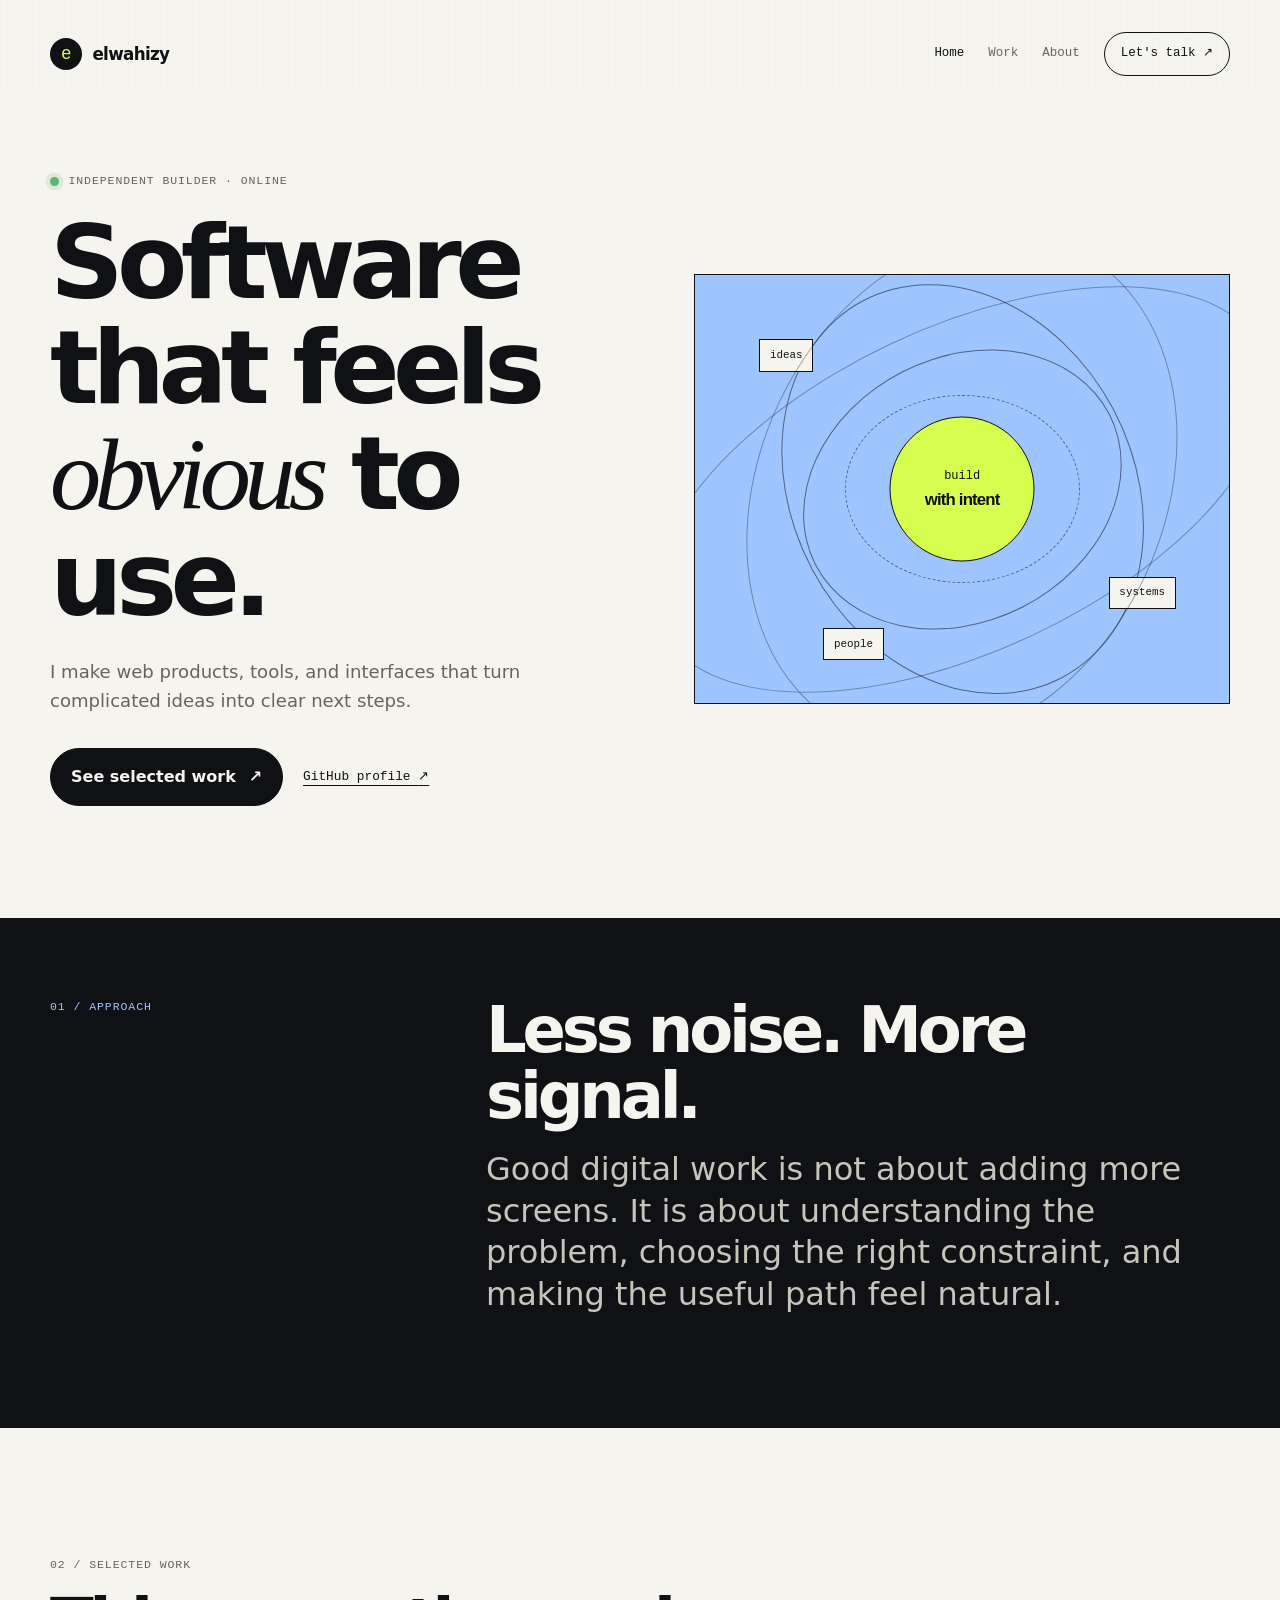
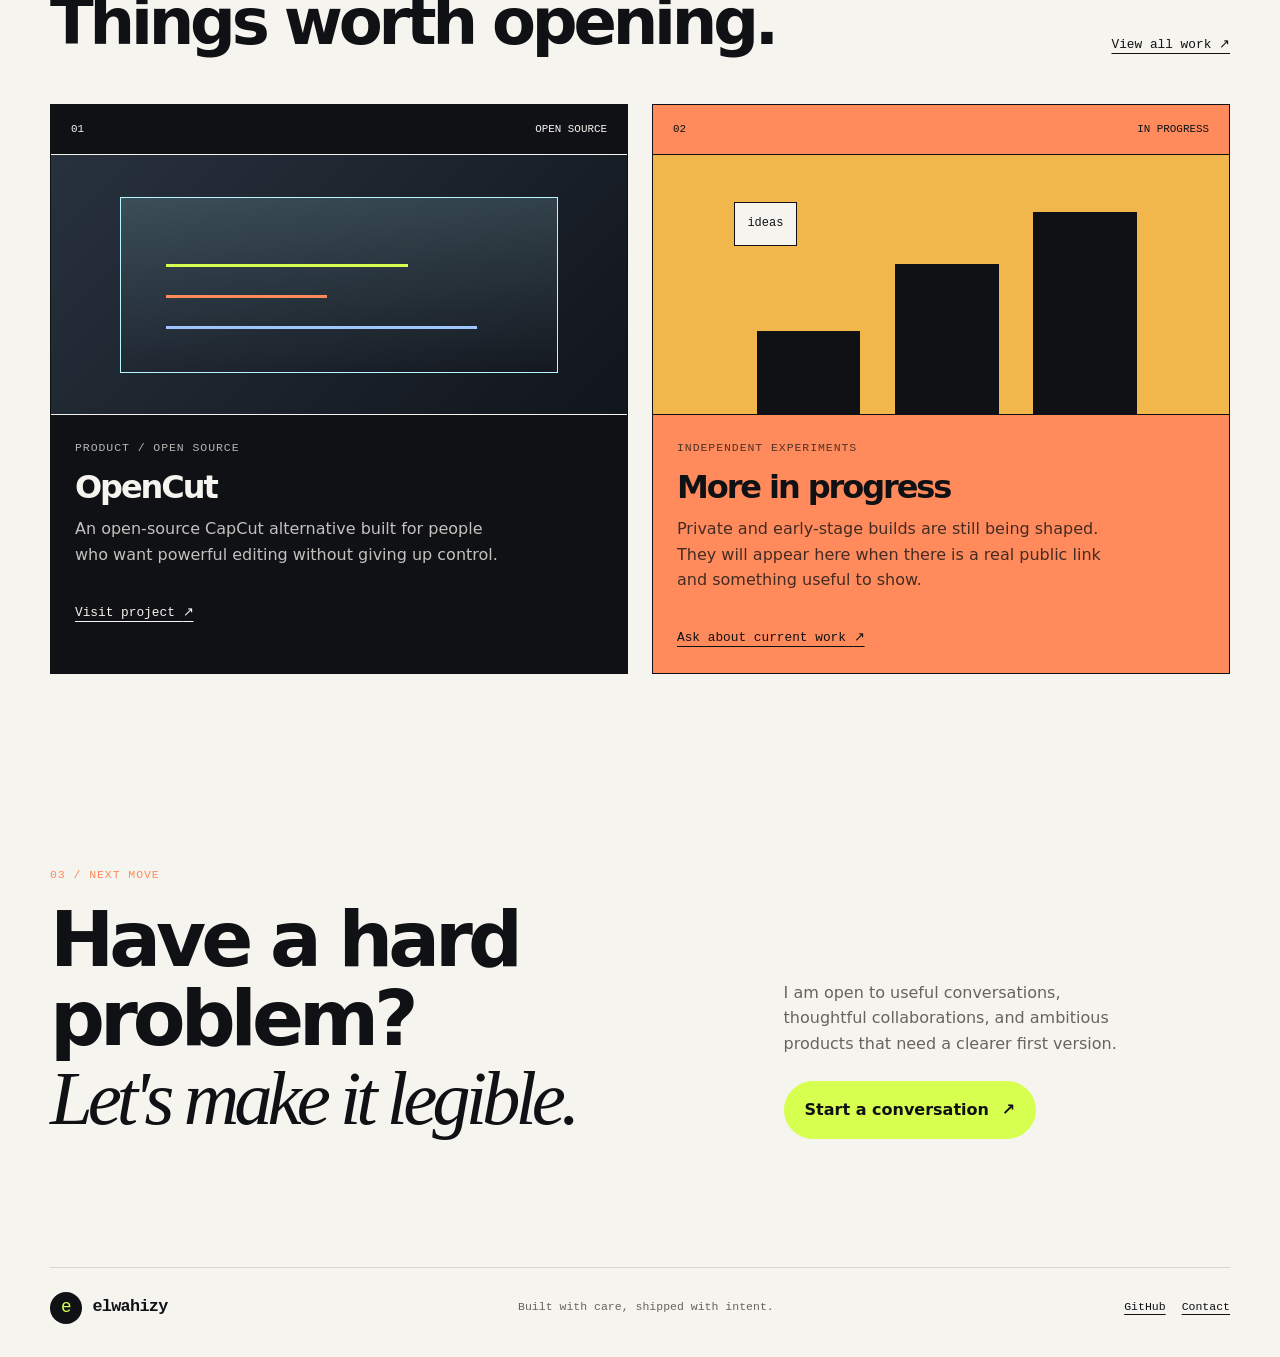
<file: index.html>
<!doctype html>
<html lang="en">
<head>
<meta charset="utf-8"><meta name="viewport" content="width=device-width, initial-scale=1"><meta name="description" content="Elwahizy builds thoughtful web experiences and open-source tools with a bias toward clarity and momentum."><meta name="theme-color" content="#101114"><meta property="og:type" content="website"><meta property="og:title" content="Elwahizy — useful software, clearly made"><meta property="og:description" content="A personal portfolio for Elwahizy: selected work, experiments, and ways to connect."><meta property="og:image" content="https://elwahizy.github.io/elwahizy.website/og-image.svg"><meta property="og:url" content="https://elwahizy.github.io/elwahizy.website/"><meta name="twitter:card" content="summary_large_image"><link rel="canonical" href="https://elwahizy.github.io/elwahizy.website/"><link rel="icon" href="./favicon.svg" type="image/svg+xml"><link rel="stylesheet" href="./style.css"><title>Elwahizy — useful software, clearly made</title>
</head>
<body><a class="skip-link" href="#main">Skip to content</a>
<header class="site-header"><a class="wordmark" href="./index.html" aria-label="Elwahizy home"><span class="wordmark-mark">e</span><span>elwahizy</span></a><nav class="site-nav" aria-label="Primary navigation"><a aria-current="page" href="./index.html">Home</a><a href="./projects.html">Work</a><a href="./about.html">About</a><a class="nav-cta" href="./contact.html">Let's talk <span aria-hidden="true">↗</span></a></nav></header>
<main id="main">
<section class="hero shell"><div class="hero-copy"><p class="kicker"><span class="status-dot"></span> Independent builder · online</p><h1>Software that feels <em>obvious</em> to use.</h1><p class="hero-lede">I make web products, tools, and interfaces that turn complicated ideas into clear next steps.</p><div class="hero-actions"><a class="button button-primary" href="./projects.html">See selected work <span aria-hidden="true">↗</span></a><a class="text-link" href="https://github.com/elwahizy" target="_blank" rel="noreferrer">GitHub profile <span aria-hidden="true">↗</span></a></div></div><div class="hero-art" aria-label="Abstract illustration of connected product layers" role="img"><div class="orbit orbit-one"></div><div class="orbit orbit-two"></div><div class="orbit orbit-three"></div><div class="hero-core"><span>build</span><strong>with intent</strong></div><span class="art-label art-label-one">ideas</span><span class="art-label art-label-two">systems</span><span class="art-label art-label-three">people</span></div></section>
<section class="intro-band"><div class="shell split-intro"><p class="section-index">01 / Approach</p><div><h2>Less noise. More signal.</h2><p class="large-copy">Good digital work is not about adding more screens. It is about understanding the problem, choosing the right constraint, and making the useful path feel natural.</p></div></div></section>
<section class="section shell" aria-labelledby="work-title"><div class="section-heading"><div><p class="section-index">02 / Selected work</p><h2 id="work-title">Things worth opening.</h2></div><a class="text-link" href="./projects.html">View all work <span aria-hidden="true">↗</span></a></div><div class="project-grid"><article class="project-card project-card-dark"><div class="project-card-top"><span>01</span><span>Open source</span></div><div class="project-visual visual-opencut"><span class="visual-window"></span><span class="visual-line line-one"></span><span class="visual-line line-two"></span><span class="visual-line line-three"></span></div><div class="project-card-body"><p class="project-type">Product / open source</p><h3>OpenCut</h3><p>An open-source CapCut alternative built for people who want powerful editing without giving up control.</p><a class="card-link" href="https://opencut.app" target="_blank" rel="noreferrer">Visit project <span aria-hidden="true">↗</span></a></div></article><article class="project-card project-card-warm"><div class="project-card-top"><span>02</span><span>In progress</span></div><div class="project-visual visual-leonida"><span class="metric metric-one">ideas</span><span class="metric metric-two">testing</span><span class="visual-bar bar-one"></span><span class="visual-bar bar-two"></span><span class="visual-bar bar-three"></span></div><div class="project-card-body"><p class="project-type">Independent experiments</p><h3>More in progress</h3><p>Private and early-stage builds are still being shaped. They will appear here when there is a real public link and something useful to show.</p><a class="card-link" href="./contact.html">Ask about current work <span aria-hidden="true">↗</span></a></div></article></div></section>
<section class="closing-cta shell" aria-labelledby="contact-title"><p class="section-index">03 / Next move</p><div class="closing-layout"><h2 id="contact-title">Have a hard problem?<br><em>Let's make it legible.</em></h2><div><p>I am open to useful conversations, thoughtful collaborations, and ambitious products that need a clearer first version.</p><a class="button button-light" href="./contact.html">Start a conversation <span aria-hidden="true">↗</span></a></div></div></section>
</main><footer class="site-footer shell"><a class="wordmark" href="./index.html"><span class="wordmark-mark">e</span><span>elwahizy</span></a><p>Built with care, shipped with intent.</p><div class="footer-links"><a href="https://github.com/elwahizy" target="_blank" rel="noreferrer">GitHub</a><a href="./contact.html">Contact</a></div></footer></body>
</html>
</file>
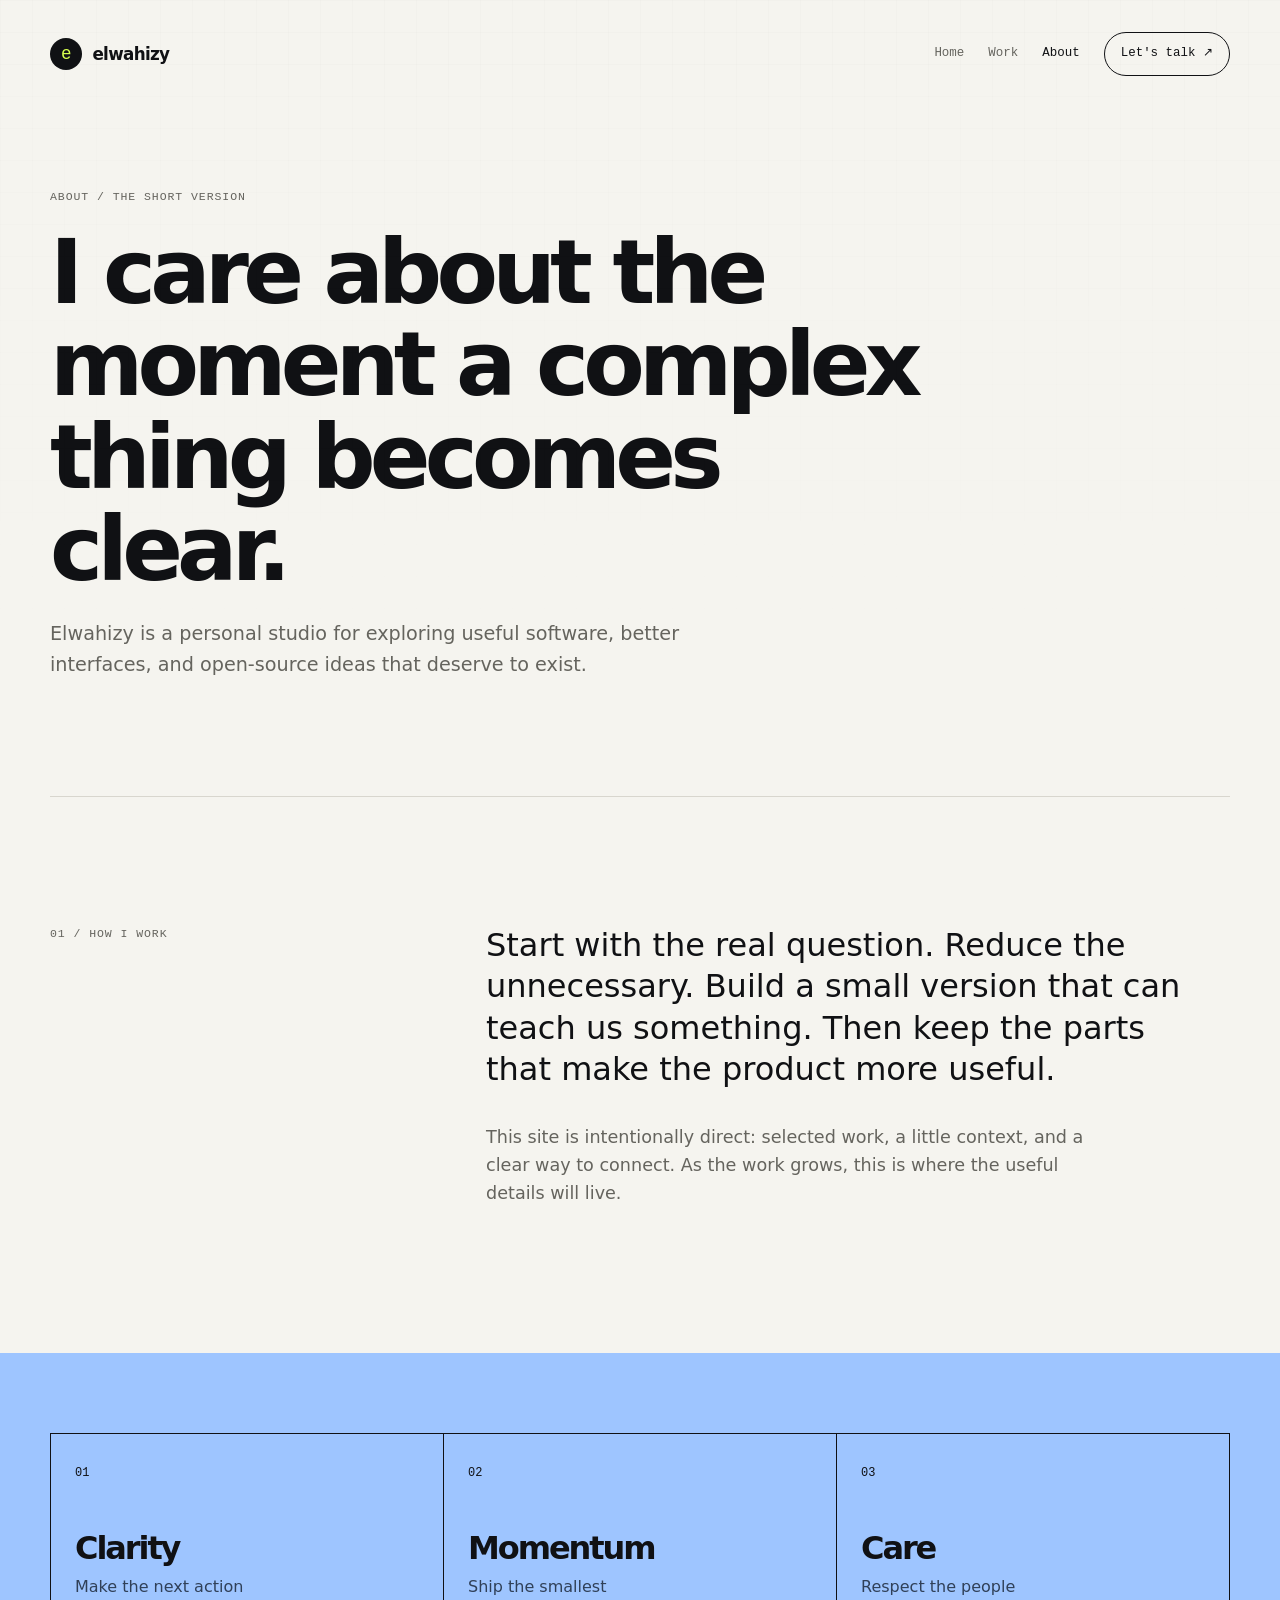
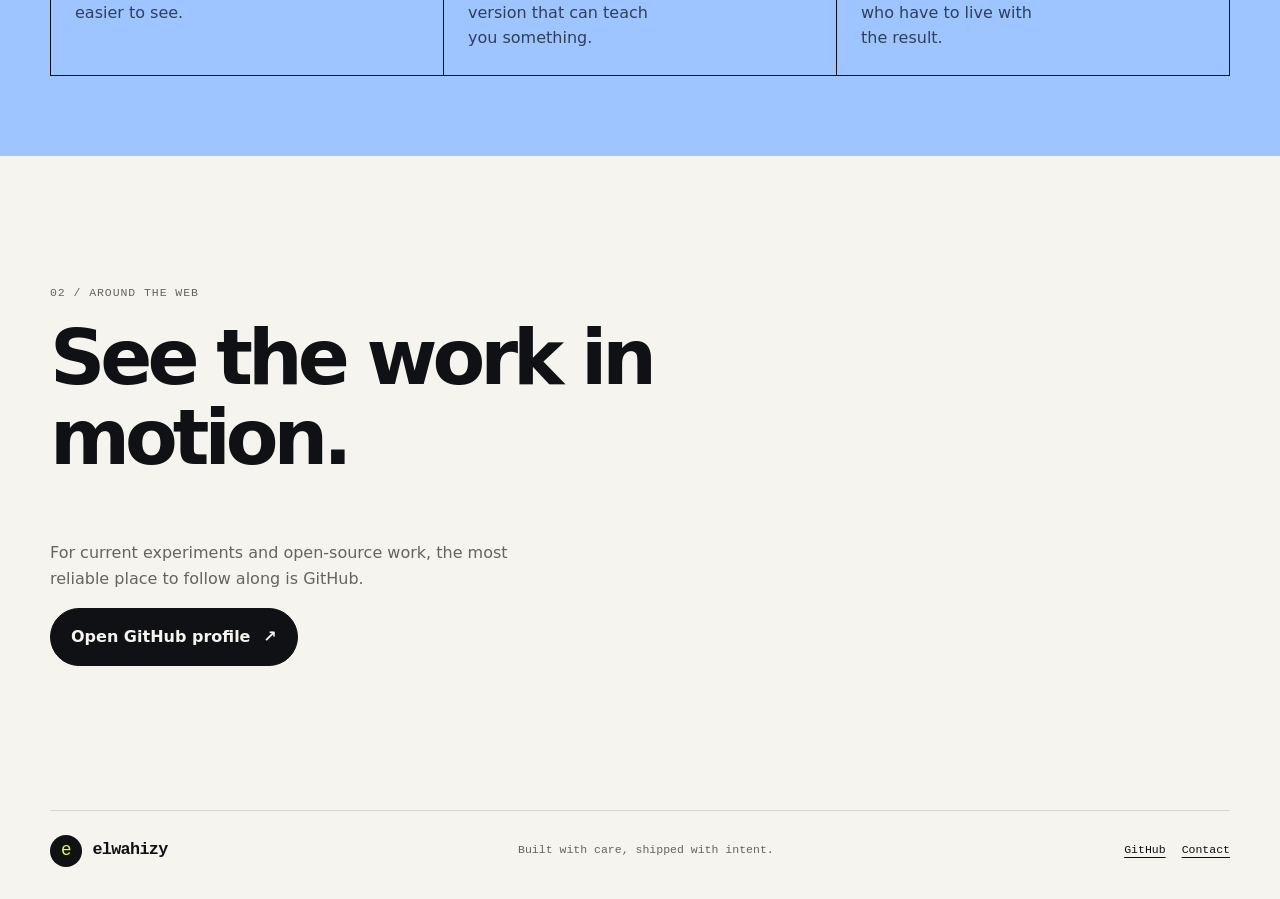
<file: about.html>
<!doctype html>
<html lang="en"><head><meta charset="utf-8"><meta name="viewport" content="width=device-width, initial-scale=1"><meta name="description" content="Learn how Elwahizy approaches product thinking, interface design, and building useful software."><meta name="theme-color" content="#101114"><meta property="og:type" content="website"><meta property="og:title" content="About Elwahizy"><meta property="og:description" content="A clear, practical approach to building useful software."><meta property="og:image" content="https://elwahizy.github.io/elwahizy.website/og-image.svg"><link rel="canonical" href="https://elwahizy.github.io/elwahizy.website/about.html"><link rel="icon" href="./favicon.svg" type="image/svg+xml"><link rel="stylesheet" href="./style.css"><title>About — Elwahizy</title></head>
<body><a class="skip-link" href="#main">Skip to content</a><header class="site-header"><a class="wordmark" href="./index.html" aria-label="Elwahizy home"><span class="wordmark-mark">e</span><span>elwahizy</span></a><nav class="site-nav" aria-label="Primary navigation"><a href="./index.html">Home</a><a href="./projects.html">Work</a><a aria-current="page" href="./about.html">About</a><a class="nav-cta" href="./contact.html">Let's talk <span aria-hidden="true">↗</span></a></nav></header><main id="main"><section class="page-intro shell"><p class="kicker">About / the short version</p><h1>I care about the moment a complex thing becomes clear.</h1><p class="page-lede">Elwahizy is a personal studio for exploring useful software, better interfaces, and open-source ideas that deserve to exist.</p></section><section class="section shell about-grid"><div><p class="section-index">01 / How I work</p></div><div class="about-copy"><p class="large-copy">Start with the real question. Reduce the unnecessary. Build a small version that can teach us something. Then keep the parts that make the product more useful.</p><p>This site is intentionally direct: selected work, a little context, and a clear way to connect. As the work grows, this is where the useful details will live.</p></div></section><section class="principles-band"><div class="shell principle-grid"><article><span>01</span><h2>Clarity</h2><p>Make the next action easier to see.</p></article><article><span>02</span><h2>Momentum</h2><p>Ship the smallest version that can teach you something.</p></article><article><span>03</span><h2>Care</h2><p>Respect the people who have to live with the result.</p></article></div></section><section class="section shell about-end"><p class="section-index">02 / Around the web</p><h2>See the work in motion.</h2><p>For current experiments and open-source work, the most reliable place to follow along is GitHub.</p><a class="button button-primary" href="https://github.com/elwahizy" target="_blank" rel="noreferrer">Open GitHub profile <span aria-hidden="true">↗</span></a></section></main><footer class="site-footer shell"><a class="wordmark" href="./index.html"><span class="wordmark-mark">e</span><span>elwahizy</span></a><p>Built with care, shipped with intent.</p><div class="footer-links"><a href="https://github.com/elwahizy" target="_blank" rel="noreferrer">GitHub</a><a href="./contact.html">Contact</a></div></footer></body></html>
</file>
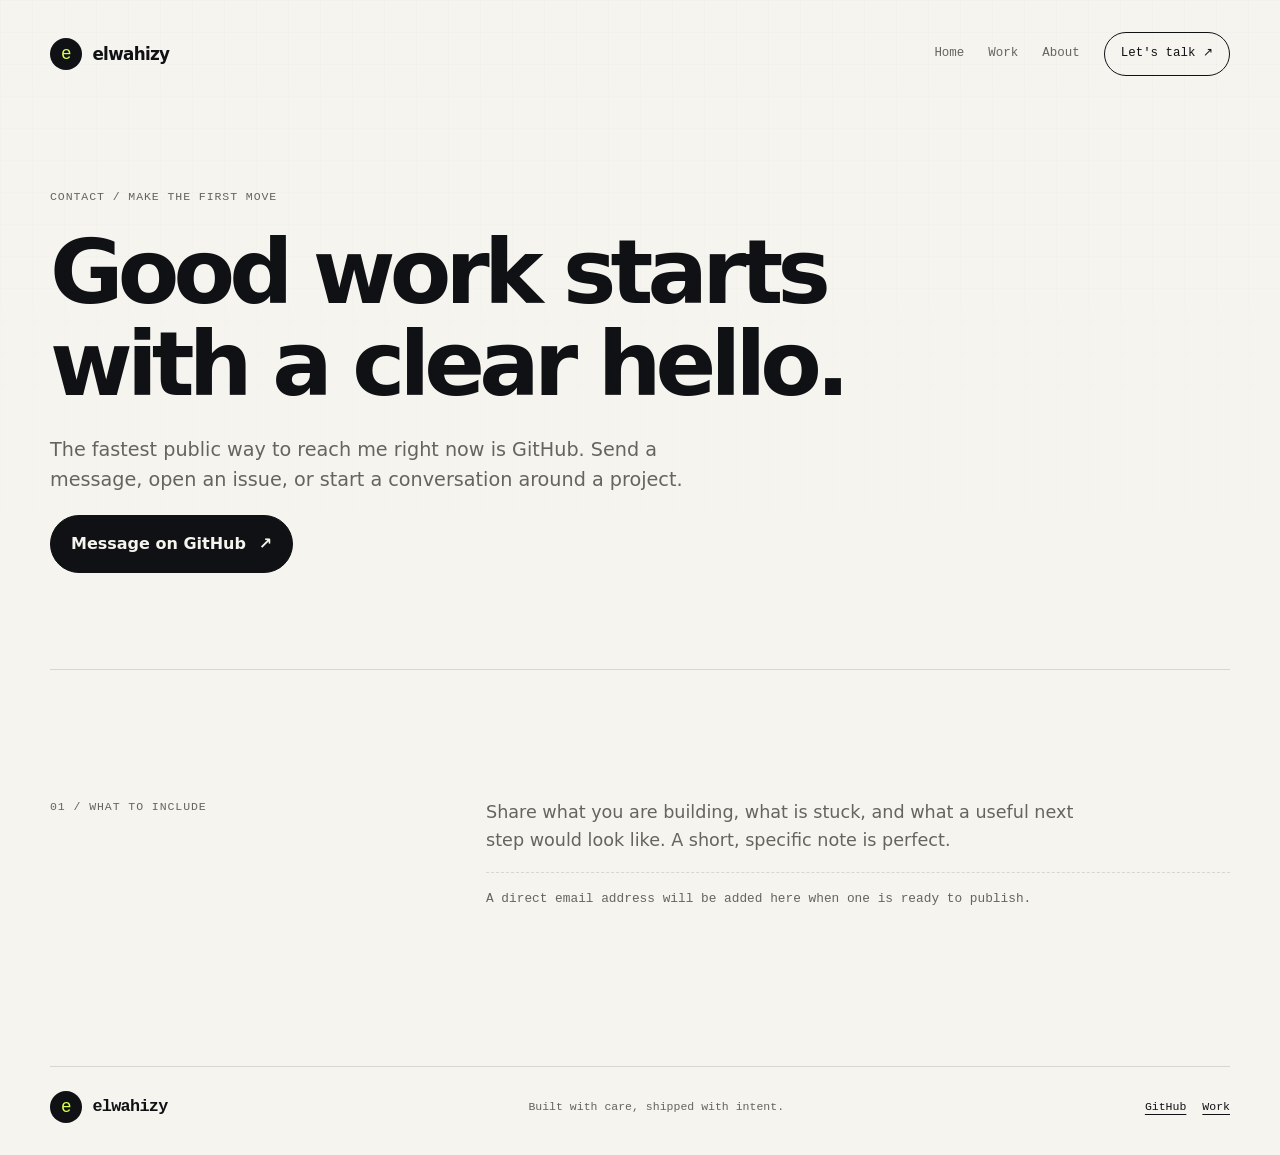
<file: contact.html>
<!doctype html>
<html lang="en"><head><meta charset="utf-8"><meta name="viewport" content="width=device-width, initial-scale=1"><meta name="description" content="Connect with Elwahizy about useful software, open-source work, and thoughtful collaborations."><meta name="theme-color" content="#101114"><meta property="og:type" content="website"><meta property="og:title" content="Contact — Elwahizy"><meta property="og:description" content="The clearest way to connect with Elwahizy right now is GitHub."><meta property="og:image" content="https://elwahizy.github.io/elwahizy.website/og-image.svg"><link rel="canonical" href="https://elwahizy.github.io/elwahizy.website/contact.html"><link rel="icon" href="./favicon.svg" type="image/svg+xml"><link rel="stylesheet" href="./style.css"><title>Contact — Elwahizy</title></head>
<body><a class="skip-link" href="#main">Skip to content</a><header class="site-header"><a class="wordmark" href="./index.html" aria-label="Elwahizy home"><span class="wordmark-mark">e</span><span>elwahizy</span></a><nav class="site-nav" aria-label="Primary navigation"><a href="./index.html">Home</a><a href="./projects.html">Work</a><a href="./about.html">About</a><a class="nav-cta" aria-current="page" href="./contact.html">Let's talk <span aria-hidden="true">↗</span></a></nav></header><main id="main"><section class="page-intro shell"><p class="kicker">Contact / make the first move</p><h1>Good work starts with a clear hello.</h1><p class="page-lede">The fastest public way to reach me right now is GitHub. Send a message, open an issue, or start a conversation around a project.</p><a class="button button-primary" href="https://github.com/elwahizy" target="_blank" rel="noreferrer">Message on GitHub <span aria-hidden="true">↗</span></a></section><section class="section shell contact-grid"><div><p class="section-index">01 / What to include</p></div><div class="contact-copy"><p>Share what you are building, what is stuck, and what a useful next step would look like. A short, specific note is perfect.</p><p class="muted-note">A direct email address will be added here when one is ready to publish.</p></div></section></main><footer class="site-footer shell"><a class="wordmark" href="./index.html"><span class="wordmark-mark">e</span><span>elwahizy</span></a><p>Built with care, shipped with intent.</p><div class="footer-links"><a href="https://github.com/elwahizy" target="_blank" rel="noreferrer">GitHub</a><a href="./projects.html">Work</a></div></footer></body></html>
</file>
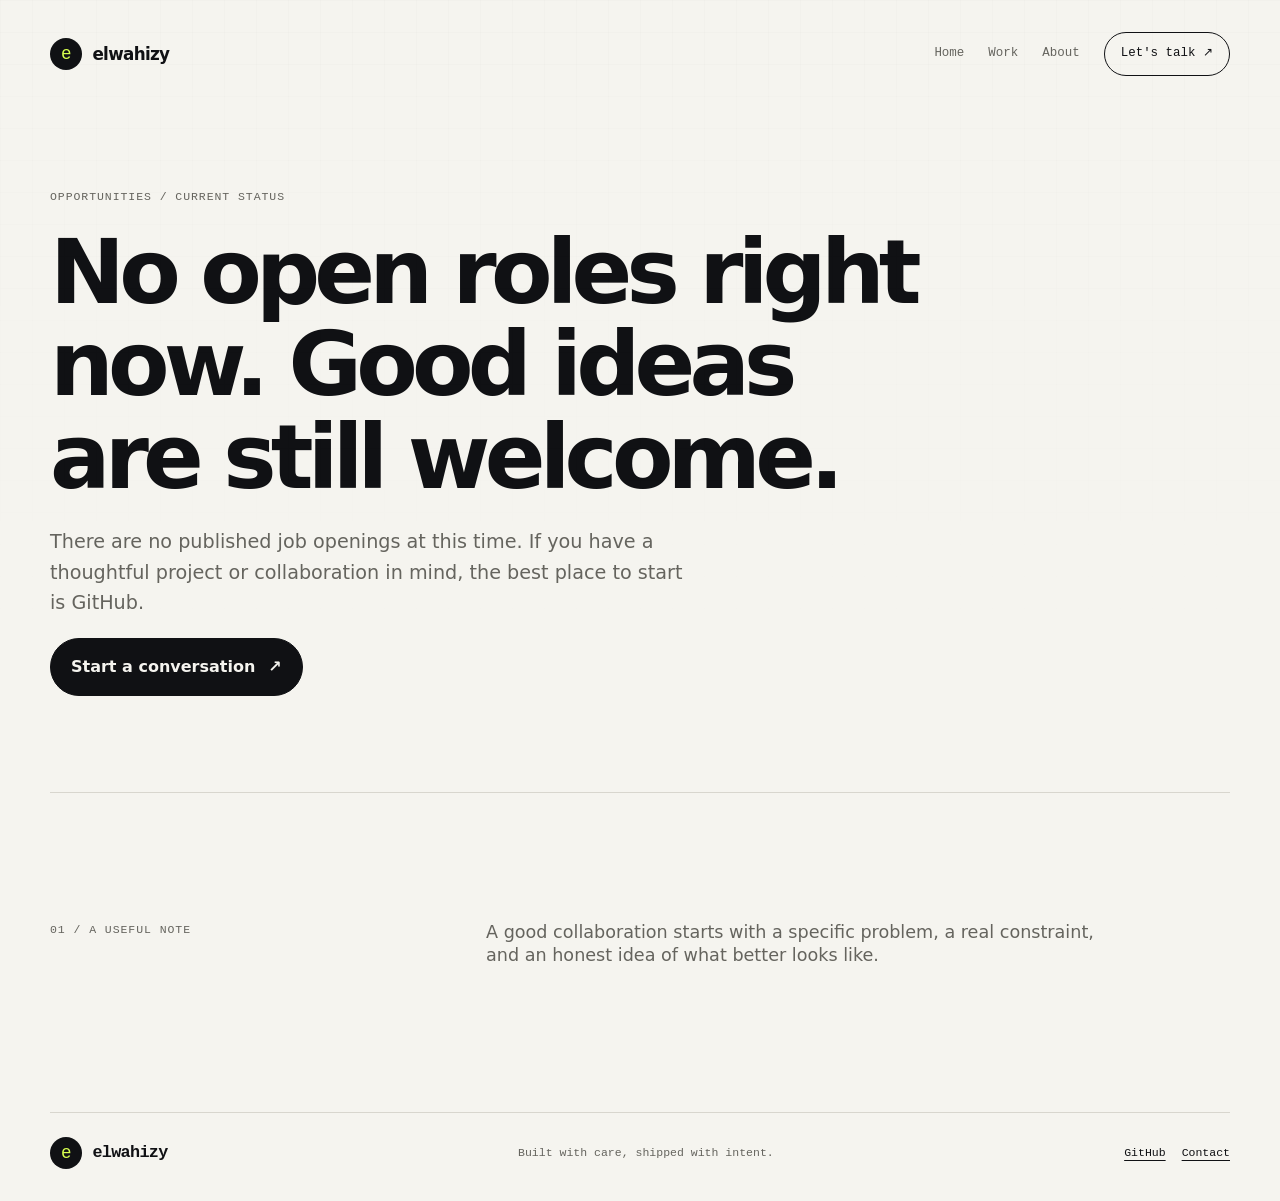
<file: jobs.html>
<!doctype html>
<html lang="en"><head><meta charset="utf-8"><meta name="viewport" content="width=device-width, initial-scale=1"><meta name="description" content="Current opportunities and collaboration notes from Elwahizy."><meta name="theme-color" content="#101114"><meta property="og:type" content="website"><meta property="og:title" content="Opportunities — Elwahizy"><meta property="og:description" content="Current opportunities and collaboration notes from Elwahizy."><meta property="og:image" content="https://elwahizy.github.io/elwahizy.website/og-image.svg"><link rel="canonical" href="https://elwahizy.github.io/elwahizy.website/jobs.html"><link rel="icon" href="./favicon.svg" type="image/svg+xml"><link rel="stylesheet" href="./style.css"><title>Opportunities — Elwahizy</title></head>
<body><a class="skip-link" href="#main">Skip to content</a><header class="site-header"><a class="wordmark" href="./index.html" aria-label="Elwahizy home"><span class="wordmark-mark">e</span><span>elwahizy</span></a><nav class="site-nav" aria-label="Primary navigation"><a href="./index.html">Home</a><a href="./projects.html">Work</a><a href="./about.html">About</a><a class="nav-cta" href="./contact.html">Let's talk <span aria-hidden="true">↗</span></a></nav></header><main id="main"><section class="page-intro shell"><p class="kicker">Opportunities / current status</p><h1>No open roles right now. Good ideas are still welcome.</h1><p class="page-lede">There are no published job openings at this time. If you have a thoughtful project or collaboration in mind, the best place to start is GitHub.</p><a class="button button-primary" href="./contact.html">Start a conversation <span aria-hidden="true">↗</span></a></section><section class="section shell about-grid"><div><p class="section-index">01 / A useful note</p></div><div class="about-copy"><p class="large-copy">A good collaboration starts with a specific problem, a real constraint, and an honest idea of what better looks like.</p></div></section></main><footer class="site-footer shell"><a class="wordmark" href="./index.html"><span class="wordmark-mark">e</span><span>elwahizy</span></a><p>Built with care, shipped with intent.</p><div class="footer-links"><a href="https://github.com/elwahizy" target="_blank" rel="noreferrer">GitHub</a><a href="./contact.html">Contact</a></div></footer></body></html>
</file>
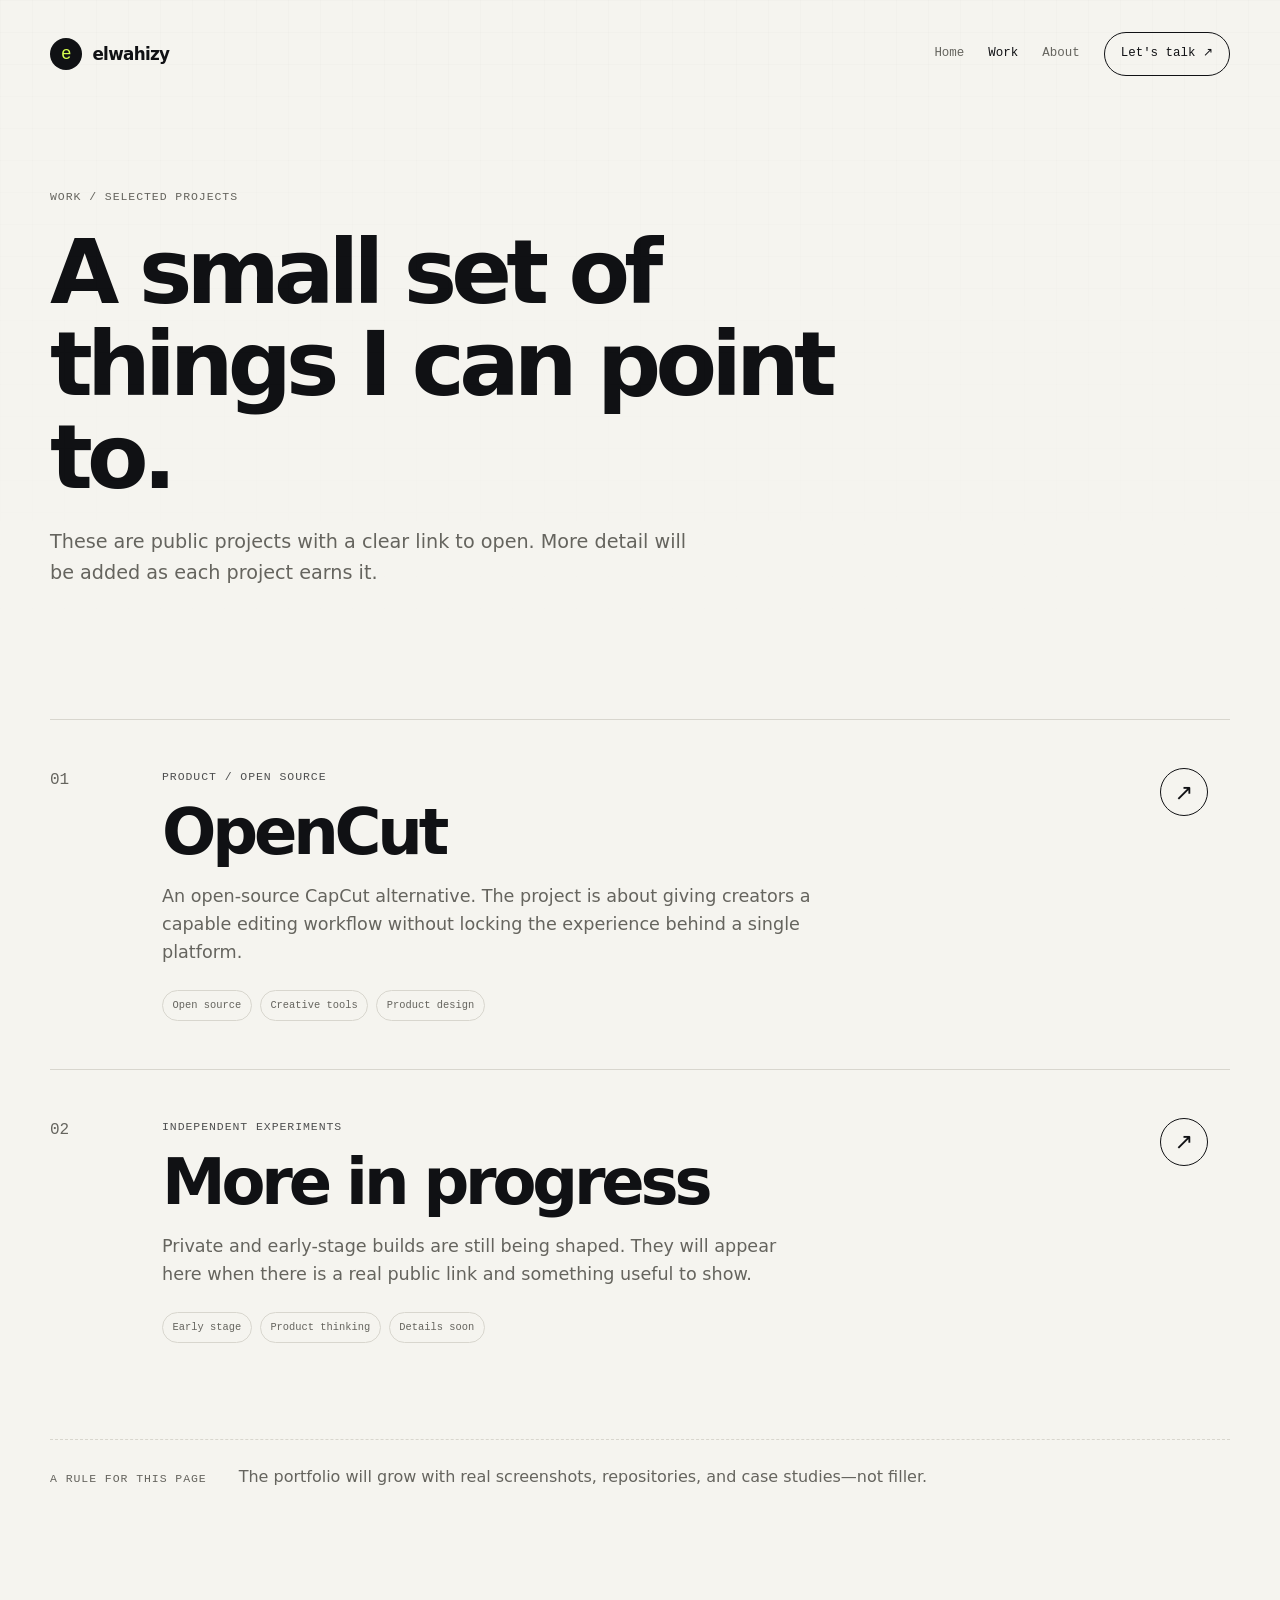
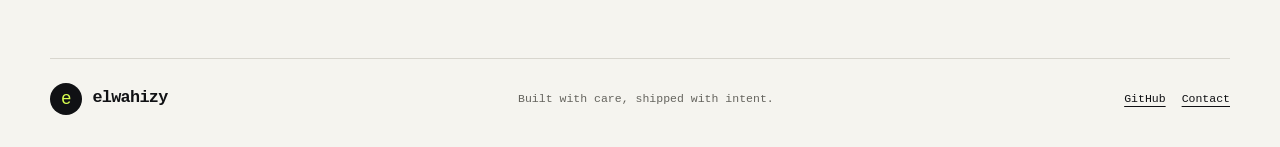
<file: projects.html>
<!doctype html>
<html lang="en">
<head>
  <meta charset="utf-8">
  <meta name="viewport" content="width=device-width, initial-scale=1">
  <meta name="description" content="Selected work from Elwahizy, including OpenCut and Leonida Intel.">
  <meta name="theme-color" content="#101114">
  <meta property="og:type" content="website"><meta property="og:title" content="Selected work — Elwahizy"><meta property="og:description" content="Open-source products, interfaces, and experiments by Elwahizy."><meta property="og:image" content="https://elwahizy.github.io/elwahizy.website/og-image.svg">
  <link rel="canonical" href="https://elwahizy.github.io/elwahizy.website/projects.html"><link rel="icon" href="./favicon.svg" type="image/svg+xml"><link rel="stylesheet" href="./style.css">
  <title>Selected work — Elwahizy</title>
</head>
<body>
  <a class="skip-link" href="#main">Skip to content</a>
  <header class="site-header"><a class="wordmark" href="./index.html" aria-label="Elwahizy home"><span class="wordmark-mark">e</span><span>elwahizy</span></a><nav class="site-nav" aria-label="Primary navigation"><a href="./index.html">Home</a><a aria-current="page" href="./projects.html">Work</a><a href="./about.html">About</a><a class="nav-cta" href="./contact.html">Let's talk <span aria-hidden="true">↗</span></a></nav></header>
  <main id="main">
    <section class="page-intro shell"><p class="kicker">Work / selected projects</p><h1>A small set of things I can point to.</h1><p class="page-lede">These are public projects with a clear link to open. More detail will be added as each project earns it.</p></section>
    <section class="section shell project-list">
      <article class="project-row"><div class="project-row-number">01</div><div class="project-row-main"><p class="project-type">Product / open source</p><h2>OpenCut</h2><p>An open-source CapCut alternative. The project is about giving creators a capable editing workflow without locking the experience behind a single platform.</p><div class="tag-list"><span>Open source</span><span>Creative tools</span><span>Product design</span></div></div><a class="row-arrow" href="https://opencut.app" target="_blank" rel="noreferrer" aria-label="Open OpenCut project">↗</a></article>
      <article class="project-row"><div class="project-row-number">02</div><div class="project-row-main"><p class="project-type">Independent experiments</p><h2>More in progress</h2><p>Private and early-stage builds are still being shaped. They will appear here when there is a real public link and something useful to show.</p><div class="tag-list"><span>Early stage</span><span>Product thinking</span><span>Details soon</span></div></div><a class="row-arrow" href="./contact.html" aria-label="Ask about current work">↗</a></article>
      <div class="project-note"><span class="section-index">A rule for this page</span><p>The portfolio will grow with real screenshots, repositories, and case studies—not filler.</p></div>
    </section>
  </main>
  <footer class="site-footer shell"><a class="wordmark" href="./index.html"><span class="wordmark-mark">e</span><span>elwahizy</span></a><p>Built with care, shipped with intent.</p><div class="footer-links"><a href="https://github.com/elwahizy" target="_blank" rel="noreferrer">GitHub</a><a href="./contact.html">Contact</a></div></footer>
</body>
</html>
</file>
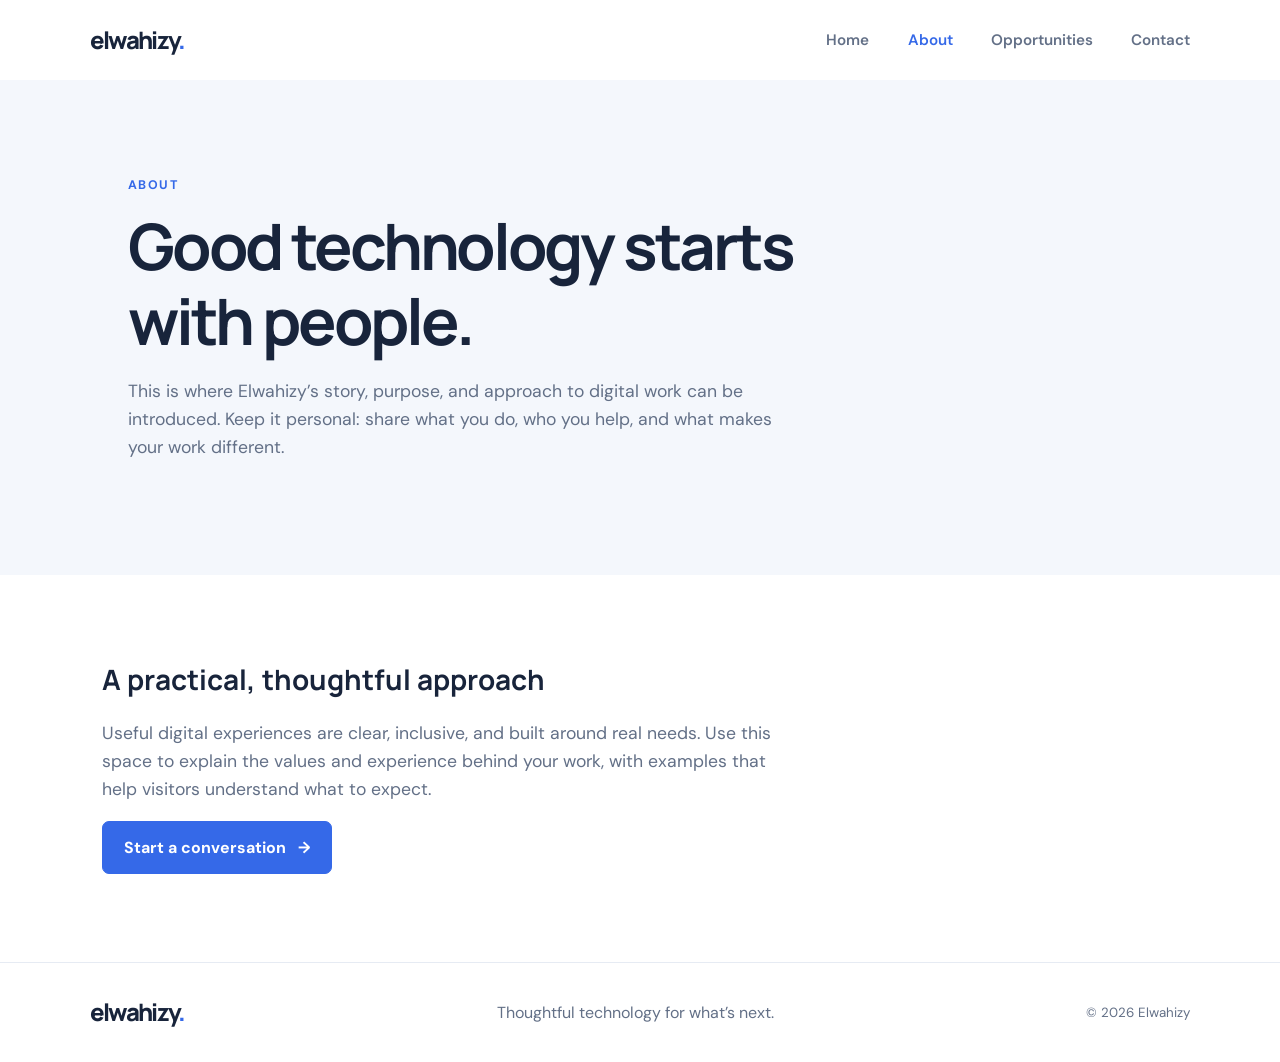
<file: website/about.html>
<!doctype html>
<html lang="en">
<head>
  <meta charset="utf-8">
  <meta name="viewport" content="width=device-width, initial-scale=1">
  <meta name="description" content="Learn about Elwahizy and its approach to technology and digital work.">
  <title>About | Elwahizy</title>
  <link rel="stylesheet" href="./style.css">
</head>
<body>
  <a class="skip-link" href="#main">Skip to content</a>
  <header class="site-header">
    <a class="brand" href="./index.html" aria-label="Elwahizy home">elwahizy<span>.</span></a>
    <nav aria-label="Main navigation">
      <ul class="main-nav">
        <li><a href="./index.html">Home</a></li>
        <li><a aria-current="page" href="./about.html">About</a></li>
        <li><a href="./jobs.html">Opportunities</a></li>
        <li><a href="./contact.html">Contact</a></li>
      </ul>
    </nav>
  </header>
  <main id="main">
    <section class="page-hero">
      <p class="eyebrow">About</p>
      <h1>Good technology starts with people.</h1>
      <p>This is where Elwahizy’s story, purpose, and approach to digital work can be introduced. Keep it personal: share what you do, who you help, and what makes your work different.</p>
    </section>
    <section class="content-section section">
      <h2>A practical, thoughtful approach</h2>
      <p>Useful digital experiences are clear, inclusive, and built around real needs. Use this space to explain the values and experience behind your work, with examples that help visitors understand what to expect.</p>
      <a class="button" href="./contact.html">Start a conversation <span aria-hidden="true">→</span></a>
    </section>
  </main>
  <footer class="site-footer">
    <a class="brand" href="./index.html">elwahizy<span>.</span></a>
    <p>Thoughtful technology for what’s next.</p>
    <small>© 2026 Elwahizy</small>
  </footer>
</body>
</html>
</file>
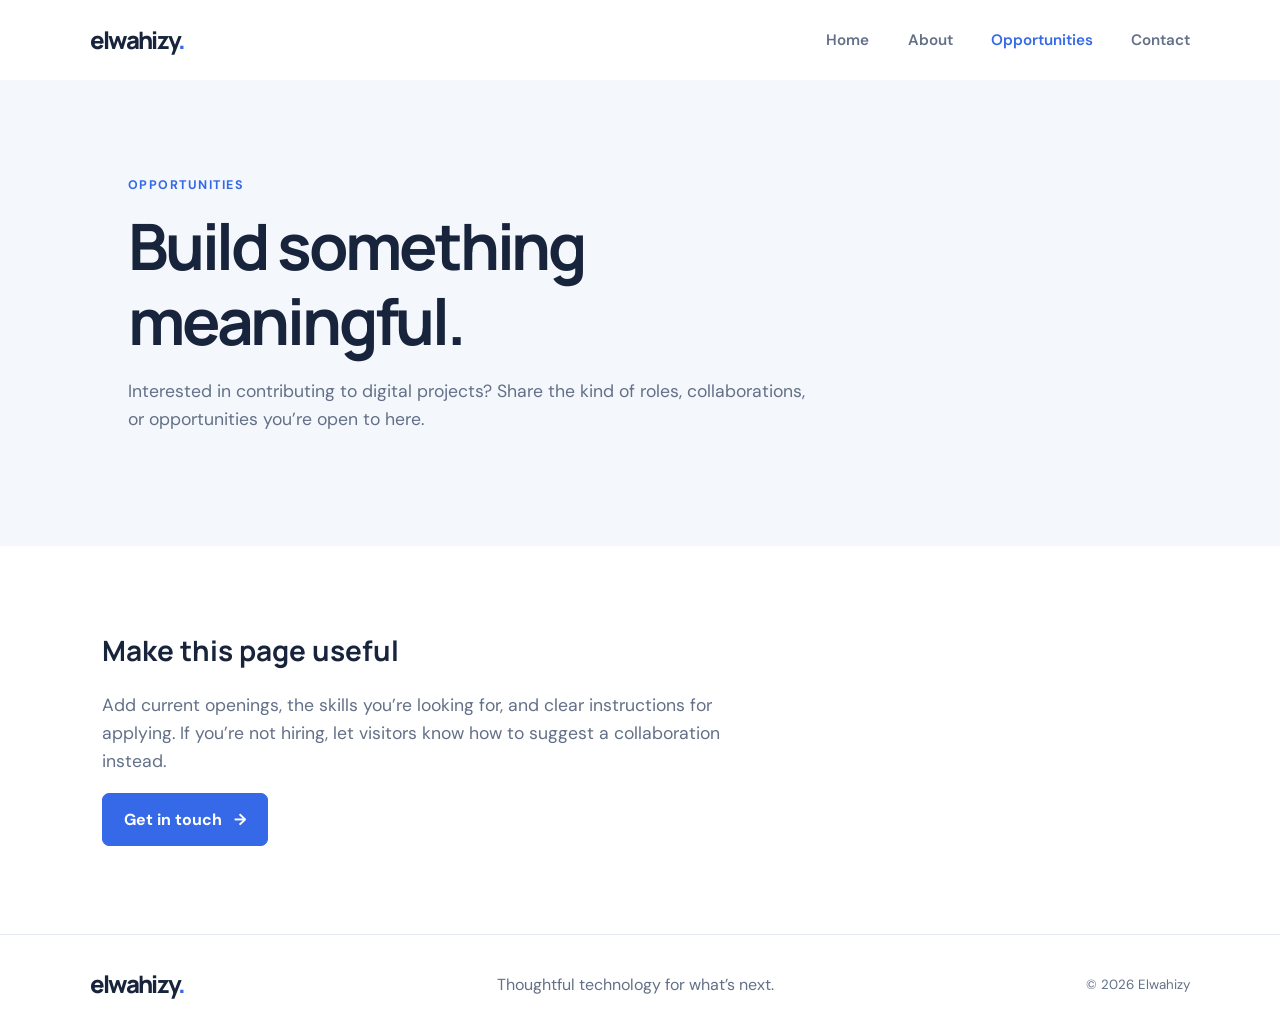
<file: website/jobs.html>
<!doctype html>
<html lang="en">
<head>
  <meta charset="utf-8">
  <meta name="viewport" content="width=device-width, initial-scale=1">
  <meta name="description" content="Find out about opportunities to work with Elwahizy.">
  <title>Opportunities | Elwahizy</title>
  <link rel="stylesheet" href="./style.css">
</head>
<body>
  <a class="skip-link" href="#main">Skip to content</a>
  <header class="site-header">
    <a class="brand" href="./index.html" aria-label="Elwahizy home">elwahizy<span>.</span></a>
    <nav aria-label="Main navigation">
      <ul class="main-nav">
        <li><a href="./index.html">Home</a></li>
        <li><a href="./about.html">About</a></li>
        <li><a aria-current="page" href="./jobs.html">Opportunities</a></li>
        <li><a href="./contact.html">Contact</a></li>
      </ul>
    </nav>
  </header>
  <main id="main">
    <section class="page-hero">
      <p class="eyebrow">Opportunities</p>
      <h1>Build something meaningful.</h1>
      <p>Interested in contributing to digital projects? Share the kind of roles, collaborations, or opportunities you’re open to here.</p>
    </section>
    <section class="content-section section">
      <h2>Make this page useful</h2>
      <p>Add current openings, the skills you’re looking for, and clear instructions for applying. If you’re not hiring, let visitors know how to suggest a collaboration instead.</p>
      <a class="button" href="./contact.html">Get in touch <span aria-hidden="true">→</span></a>
    </section>
  </main>
  <footer class="site-footer">
    <a class="brand" href="./index.html">elwahizy<span>.</span></a>
    <p>Thoughtful technology for what’s next.</p>
    <small>© 2026 Elwahizy</small>
  </footer>
</body>
</html>
</file>
<file: style.css>
:root{--ink:#101114;--paper:#f5f4ef;--muted:#65645e;--line:#d8d6ce;--acid:#d7ff4f;--blue:#9ec5ff;--orange:#ff8a5b;--max:1180px}*{box-sizing:border-box}html{scroll-behavior:smooth}body{margin:0;background:var(--paper);color:var(--ink);font-family:Manrope,system-ui,sans-serif;line-height:1.6}body:before{content:"";position:fixed;inset:0;pointer-events:none;opacity:.17;background-image:linear-gradient(rgba(16,17,20,.08) 1px,transparent 1px),linear-gradient(90deg,rgba(16,17,20,.08) 1px,transparent 1px);background-size:32px 32px;mask-image:linear-gradient(to bottom,black,transparent 80%)}a{color:inherit}button,a{outline-offset:4px}a:focus-visible{outline:3px solid var(--orange);border-radius:2px}.shell{width:min(calc(100% - 3rem),var(--max));margin-inline:auto}.skip-link{position:absolute;left:1rem;top:-5rem;z-index:20;padding:.7rem 1rem;background:var(--acid);color:var(--ink);font-weight:700}.skip-link:focus{top:1rem}.site-header{position:relative;z-index:2;display:flex;align-items:center;justify-content:space-between;gap:2rem;width:min(calc(100% - 3rem),var(--max));margin:0 auto;padding:2rem 0}.wordmark{display:inline-flex;align-items:center;gap:.65rem;font-size:1.05rem;font-weight:800;letter-spacing:-.04em;text-decoration:none}.wordmark-mark{display:grid;width:2rem;height:2rem;place-items:center;border-radius:50%;background:var(--ink);color:var(--acid);font-family:"DM Mono",monospace;font-size:1.1rem;font-weight:500}.site-nav{display:flex;align-items:center;gap:1.5rem;font-family:"DM Mono",monospace;font-size:.78rem}.site-nav a{text-decoration:none}.site-nav a:not(.nav-cta){color:var(--muted)}.site-nav a:not(.nav-cta):hover,.site-nav a[aria-current=page]:not(.nav-cta){color:var(--ink)}.nav-cta{padding:.7rem 1rem;border:1px solid var(--ink);border-radius:999px;background:transparent}.nav-cta:hover{background:var(--ink);color:var(--paper)}.hero{display:grid;grid-template-columns:minmax(0,1.04fr) minmax(320px,.96fr);align-items:center;gap:4rem;min-height:650px;padding:4rem 0 7rem}.kicker,.section-index,.project-type{font-family:"DM Mono",monospace;font-size:.72rem;letter-spacing:.08em;text-transform:uppercase}.kicker{display:flex;align-items:center;gap:.6rem;color:var(--muted)}.status-dot{width:.55rem;height:.55rem;border-radius:50%;background:#5eb66a;box-shadow:0 0 0 .28rem rgba(94,182,106,.16)}h1,h2,h3,p{margin-top:0}h1,h2,h3{letter-spacing:-.065em;line-height:1.03}h1{max-width:730px;margin:1.2rem 0 1.6rem;font-size:clamp(3.6rem,8vw,7.4rem);font-weight:700}h1 em,h2 em{font-family:Georgia,serif;font-weight:400}.hero-lede{max-width:520px;margin-bottom:2rem;color:var(--muted);font-size:1.13rem}.hero-actions{display:flex;align-items:center;flex-wrap:wrap;gap:1.25rem}.button{display:inline-flex;align-items:center;gap:.8rem;padding:.95rem 1.25rem;border:1px solid var(--ink);border-radius:999px;font-weight:700;text-decoration:none;transition:transform .2s ease,background .2s ease,color .2s ease}.button:hover{transform:translateY(-3px)}.button-primary{background:var(--ink);color:var(--paper)}.button-primary:hover{background:#303136}.button-light{background:var(--acid);color:var(--ink);border-color:var(--acid)}.text-link,.card-link{font-family:"DM Mono",monospace;font-size:.8rem;text-underline-offset:5px}.text-link{text-decoration:underline}.hero-art{position:relative;min-height:430px;overflow:hidden;border:1px solid var(--ink);background:var(--blue)}.hero-art:before,.hero-art:after{content:"";position:absolute;border:1px solid rgba(16,17,20,.35);border-radius:50%}.hero-art:before{inset:12% -12%;transform:rotate(-25deg)}.hero-art:after{inset:-12% 12%;transform:rotate(25deg)}.orbit{position:absolute;inset:10%;border:1px solid rgba(16,17,20,.55);border-radius:50%}.orbit-one{transform:rotate(62deg)}.orbit-two{inset:19%;transform:rotate(-27deg)}.orbit-three{inset:28%;border-style:dashed}.hero-core{position:absolute;top:50%;left:50%;display:flex;width:145px;height:145px;align-items:center;justify-content:center;flex-direction:column;transform:translate(-50%,-50%);border:1px solid var(--ink);border-radius:50%;background:var(--acid);font-family:"DM Mono",monospace;font-size:.75rem;line-height:1.1;text-align:center}.hero-core strong{max-width:90px;margin-top:.45rem;font-family:Manrope,sans-serif;font-size:1.05rem;letter-spacing:-.05em}.art-label{position:absolute;padding:.4rem .6rem;border:1px solid var(--ink);background:var(--paper);font-family:"DM Mono",monospace;font-size:.68rem}.art-label-one{top:15%;left:12%}.art-label-two{right:10%;bottom:22%}.art-label-three{bottom:10%;left:24%}.intro-band{padding:5rem 0;background:var(--ink);color:var(--paper)}.split-intro{display:grid;grid-template-columns:1fr 2fr;gap:4rem}.section-index{margin-bottom:1rem;color:var(--muted)}.intro-band .section-index{color:var(--blue)}.intro-band h2{max-width:600px;margin-bottom:1.2rem;font-size:clamp(2.4rem,5vw,4.5rem)}.large-copy{max-width:730px;font-size:clamp(1.25rem,2.5vw,2rem);line-height:1.3}.intro-band .large-copy{color:#c6c4bb}.section{padding-top:8rem;padding-bottom:8rem}.section-heading{display:flex;align-items:end;justify-content:space-between;gap:2rem;margin-bottom:3rem}.section-heading h2{margin:0;font-size:clamp(2.7rem,5vw,5rem)}.project-grid{display:grid;grid-template-columns:repeat(2,minmax(0,1fr));gap:1.5rem}.project-card{border:1px solid var(--ink)}.project-card-dark{background:var(--ink);color:var(--paper)}.project-card-warm{background:var(--orange)}.project-card-top{display:flex;justify-content:space-between;padding:1rem 1.25rem;border-bottom:1px solid currentColor;font-family:"DM Mono",monospace;font-size:.68rem;text-transform:uppercase}.project-visual{position:relative;height:260px;overflow:hidden;border-bottom:1px solid currentColor}.visual-opencut{background:linear-gradient(135deg,#27313d,#11151c)}.visual-window{position:absolute;inset:16% 12%;border:1px solid #b6f7ff;background:linear-gradient(180deg,rgba(182,247,255,.16),transparent)}.visual-line{position:absolute;left:20%;height:3px;background:var(--acid)}.line-one{top:42%;width:42%}.line-two{top:54%;width:28%;background:#ff8a5b}.line-three{top:66%;width:54%;background:#9ec5ff}.visual-leonida{background:#f2b74c}.metric{position:absolute;padding:.7rem .8rem;border:1px solid var(--ink);background:var(--paper);font-family:"DM Mono",monospace;font-size:.75rem}.metric-one{top:18%;left:14%}.metric-two{top:36%;right:16%}.visual-bar{position:absolute;bottom:0;width:18%;border:1px solid var(--ink);border-bottom:0;background:var(--ink)}.bar-one{left:18%;height:32%}.bar-two{left:42%;height:58%}.bar-three{left:66%;height:78%}.project-card-body{padding:1.5rem}.project-type{margin-bottom:.8rem;opacity:.72}.project-card h3{margin-bottom:.8rem;font-size:2rem}.project-card-body p:not(.project-type){max-width:430px;opacity:.78}.card-link{display:inline-block;margin-top:1.2rem;text-decoration:underline}.closing-cta{padding-top:4rem;padding-bottom:8rem}.closing-cta>.section-index{color:var(--orange)}.closing-layout{display:grid;grid-template-columns:1.2fr .8fr;gap:4rem;align-items:end}.closing-layout h2{margin:0;font-size:clamp(3rem,6vw,6.5rem)}.closing-layout p{max-width:360px;margin-bottom:1.5rem;color:var(--muted)}.site-footer{display:flex;align-items:center;justify-content:space-between;gap:1.5rem;padding-top:1.5rem;padding-bottom:2rem;border-top:1px solid var(--line);font-family:"DM Mono",monospace;font-size:.72rem}.site-footer p{margin:0;color:var(--muted)}.footer-links{display:flex;gap:1rem}.footer-links a{text-decoration:underline;text-underline-offset:4px}.page-intro{padding-top:5rem;padding-bottom:6rem}.page-intro h1{max-width:900px;margin-bottom:1.5rem;font-size:clamp(3.3rem,7vw,7rem)}.page-lede{max-width:650px;color:var(--muted);font-size:1.2rem}.about-grid,.contact-grid{display:grid;grid-template-columns:1fr 2fr;gap:4rem;border-top:1px solid var(--line)}.about-copy{max-width:700px}.about-copy p:last-child,.contact-copy p:first-child{max-width:620px;color:var(--muted);font-size:1.1rem}.principles-band{padding:5rem 0;background:var(--blue)}.principle-grid{display:grid;grid-template-columns:repeat(3,1fr);gap:1px;background:var(--ink);border:1px solid var(--ink)}.principle-grid article{min-height:230px;padding:1.5rem;background:var(--blue)}.principle-grid span{font-family:"DM Mono",monospace;font-size:.75rem}.principle-grid h2{margin:3rem 0 .6rem;font-size:2rem}.principle-grid p{max-width:190px;margin:0;color:#304058}.about-end{padding-bottom:9rem}.about-end h2{max-width:700px;font-size:clamp(2.8rem,6vw,6rem)}.about-end p:not(.section-index){max-width:500px;color:var(--muted)}.project-list{padding-top:1rem}.project-row{display:grid;grid-template-columns:80px 1fr 70px;gap:2rem;align-items:start;padding:3rem 0;border-top:1px solid var(--line)}.project-row-number{font-family:"DM Mono",monospace;color:var(--muted)}.project-row h2{margin:.4rem 0 1rem;font-size:clamp(2.5rem,5vw,5rem)}.project-row-main>p:not(.project-type){max-width:650px;color:var(--muted);font-size:1.1rem}.tag-list{display:flex;flex-wrap:wrap;gap:.5rem;margin-top:1.5rem}.tag-list span{padding:.4rem .6rem;border:1px solid var(--line);border-radius:999px;color:var(--muted);font-family:"DM Mono",monospace;font-size:.65rem}.row-arrow{display:grid;width:3rem;height:3rem;place-items:center;border:1px solid var(--ink);border-radius:50%;font-size:1.4rem;text-decoration:none;transition:transform .2s ease,background .2s ease}.row-arrow:hover{transform:rotate(45deg);background:var(--acid)}.project-note{display:flex;align-items:baseline;gap:2rem;margin-top:3rem;padding:1.5rem 0;border-top:1px dashed var(--line)}.project-note p{color:var(--muted)}.muted-note{padding:1rem 0;border-top:1px dashed var(--line);color:var(--muted);font-family:"DM Mono",monospace;font-size:.8rem}@media(max-width:760px){.shell,.site-header{width:min(calc(100% - 2rem),var(--max))}.site-header{align-items:flex-start;flex-direction:column;padding:1.25rem 0}.site-nav{width:100%;justify-content:space-between;gap:.55rem;font-size:.68rem}.nav-cta{padding:.55rem .7rem}.hero{grid-template-columns:1fr;min-height:0;gap:3rem;padding-top:3rem;padding-bottom:5rem}.hero-art{min-height:330px}.split-intro,.about-grid,.contact-grid,.closing-layout{grid-template-columns:1fr;gap:2rem}.section{padding-top:5rem;padding-bottom:5rem}.section-heading{display:block}.section-heading h2{margin-bottom:1.5rem}.project-grid{grid-template-columns:1fr}.closing-cta{padding-bottom:5rem}.site-footer{align-items:flex-start;flex-direction:column}.principle-grid{grid-template-columns:1fr}.principle-grid article{min-height:0}.principle-grid h2{margin-top:1.6rem}.page-intro{padding-top:3rem;padding-bottom:4rem}.project-row{grid-template-columns:36px 1fr 48px;gap:1rem;padding:2rem 0}.project-row h2{font-size:2.7rem}.project-note{display:block}.project-note p{margin-top:.7rem}}@media(prefers-reduced-motion:reduce){*,*::before,*::after{scroll-behavior:auto!important;transition-duration:.01ms!important}}
</file>
<file: website/style.css>
@import url('https://fonts.googleapis.com/css2?family=DM+Sans:wght@400;500;600;700&family=Manrope:wght@400;500;600;700;800&display=swap');

:root {
  color-scheme: light;
  --ink: #18243b;
  --muted: #637087;
  --blue: #3569e8;
  --blue-dark: #244fc0;
  --pale: #f4f7fc;
  --line: #e6ebf3;
}

* {
  box-sizing: border-box;
}

html {
  scroll-behavior: smooth;
}

body {
  margin: 0;
  color: var(--ink);
  font-family: 'DM Sans', sans-serif;
  line-height: 1.6;
}

a {
  color: inherit;
}

a:focus-visible {
  outline: 3px solid #f1ab48;
  outline-offset: 4px;
}

.skip-link {
  position: absolute;
  top: -5rem;
  left: 1rem;
  z-index: 2;
  padding: 0.75rem 1rem;
  background: #fff;
}

.skip-link:focus {
  top: 1rem;
}

.site-header {
  position: relative;
  z-index: 1;
  display: flex;
  min-height: 80px;
  align-items: center;
  justify-content: space-between;
  gap: 1.5rem;
  padding: 0 clamp(1.25rem, 7vw, 7rem);
  background: #fff;
}

.brand {
  color: var(--ink);
  font-family: 'Manrope', sans-serif;
  font-size: 1.5rem;
  font-weight: 800;
  letter-spacing: -0.07em;
  text-decoration: none;
}

.brand span {
  color: var(--blue);
}

.main-nav {
  display: flex;
  align-items: center;
  gap: clamp(1rem, 3vw, 2.5rem);
  margin: 0;
  padding: 0;
  list-style: none;
}

.main-nav a {
  color: var(--muted);
  font-size: 0.95rem;
  font-weight: 600;
  text-decoration: none;
  transition: color 160ms ease;
}

.main-nav a:hover,
.main-nav a[aria-current="page"] {
  color: var(--blue);
}

.hero {
  display: grid;
  min-height: 570px;
  grid-template-columns: minmax(0, 1fr) minmax(300px, 0.9fr);
  align-items: center;
  gap: 2rem;
  padding: 4rem clamp(1.25rem, 10vw, 10rem);
  background: var(--pale);
}

.hero-copy {
  max-width: 600px;
}

.eyebrow {
  margin: 0 0 0.75rem;
  color: var(--blue);
  font-size: 0.78rem;
  font-weight: 700;
  letter-spacing: 0.12em;
  text-transform: uppercase;
}

h1,
h2,
h3 {
  margin-top: 0;
  font-family: 'Manrope', sans-serif;
  line-height: 1.18;
}

h1 {
  max-width: 630px;
  margin-bottom: 1.25rem;
  font-size: clamp(2.8rem, 5.8vw, 5rem);
  letter-spacing: -0.065em;
}

h1 span {
  color: var(--blue);
}

.hero-text {
  max-width: 500px;
  margin: 0 0 2rem;
  color: var(--muted);
  font-size: 1.1rem;
}

.button {
  display: inline-flex;
  min-height: 50px;
  align-items: center;
  justify-content: center;
  gap: 0.75rem;
  padding: 0.8rem 1.3rem;
  border: 1px solid var(--blue);
  border-radius: 7px;
  background: var(--blue);
  color: #fff;
  font-weight: 700;
  text-decoration: none;
  transition: background 160ms ease, transform 160ms ease;
}

.button:hover {
  transform: translateY(-2px);
  border-color: var(--blue-dark);
  background: var(--blue-dark);
}

.hero-image {
  display: block;
  width: 100%;
  max-width: 490px;
  max-height: 400px;
  justify-self: end;
  object-fit: contain;
}

.section {
  padding: 5.5rem clamp(1.25rem, 8vw, 8rem);
}

.section-heading {
  max-width: 640px;
  margin: 0 auto 3rem;
  text-align: center;
}

.section-heading h2,
.cta h2,
.page-hero h1 {
  margin-bottom: 1rem;
  font-size: clamp(2rem, 4vw, 3rem);
  letter-spacing: -0.05em;
}

.section-heading > p:last-child,
.cta > div > p:last-child {
  margin-bottom: 0;
  color: var(--muted);
}

.card-grid {
  display: grid;
  max-width: 1120px;
  grid-template-columns: repeat(3, minmax(0, 1fr));
  gap: 1.5rem;
  margin: 0 auto;
}

.service-card {
  padding: 2rem;
  border: 1px solid var(--line);
  border-radius: 12px;
  background: #fff;
  box-shadow: 0 12px 35px rgb(24 36 59 / 5%);
}

.service-card img {
  display: block;
  width: 100%;
  height: 170px;
  margin-bottom: 1.5rem;
  object-fit: contain;
}

.service-card h3 {
  margin-bottom: 0.6rem;
  font-size: 1.2rem;
}

.service-card p {
  margin: 0;
  color: var(--muted);
}

.cta {
  display: flex;
  align-items: center;
  justify-content: space-between;
  gap: 2rem;
  background: var(--ink);
  color: #fff;
}

.cta h2 {
  margin-bottom: 0.5rem;
}

.cta .eyebrow {
  color: #9db8ff;
}

.cta > div > p:last-child {
  color: #c1c9d8;
}

.button-light {
  flex-shrink: 0;
  border-color: #fff;
  background: #fff;
  color: var(--ink);
}

.button-light:hover {
  border-color: #e8edfa;
  background: #e8edfa;
  color: var(--ink);
}

.page-hero {
  min-height: 390px;
  padding: 6rem clamp(1.25rem, 10vw, 10rem);
  background: var(--pale);
}

.page-hero h1 {
  max-width: 760px;
  font-size: clamp(2.7rem, 5vw, 4.5rem);
}

.page-hero > p:last-child,
.content-section > p {
  max-width: 680px;
  color: var(--muted);
  font-size: 1.1rem;
}

.content-section {
  min-height: 300px;
}

.content-section h2 {
  font-size: 1.75rem;
}

.site-footer {
  display: flex;
  min-height: 100px;
  align-items: center;
  justify-content: space-between;
  gap: 1.5rem;
  padding: 1.5rem clamp(1.25rem, 7vw, 7rem);
  border-top: 1px solid var(--line);
}

.site-footer p,
.site-footer small {
  margin: 0;
  color: var(--muted);
}

@media (max-width: 760px) {
  .site-header {
    min-height: 72px;
    flex-wrap: wrap;
    justify-content: center;
    padding-top: 0.75rem;
    padding-bottom: 0.75rem;
  }

  .main-nav {
    flex-wrap: wrap;
    justify-content: center;
    gap: 0.75rem 1.25rem;
  }

  .hero {
    min-height: auto;
    grid-template-columns: 1fr;
    gap: 2.5rem;
    padding-top: 4rem;
    padding-bottom: 4rem;
  }

  .hero-image {
    width: min(100%, 420px);
    justify-self: center;
  }

  .card-grid {
    grid-template-columns: 1fr;
  }

  .service-card {
    display: grid;
    grid-template-columns: minmax(100px, 0.4fr) 1fr;
    align-items: center;
    column-gap: 1.5rem;
  }

  .service-card img {
    grid-row: span 2;
    height: 120px;
    margin: 0;
  }

  .service-card h3 {
    align-self: end;
  }

  .cta,
  .site-footer {
    align-items: flex-start;
    flex-direction: column;
  }
}

@media (max-width: 420px) {
  .main-nav {
    gap: 0.5rem 0.9rem;
  }

  .main-nav a {
    font-size: 0.85rem;
  }

  .section {
    padding-top: 4rem;
    padding-bottom: 4rem;
  }

  .service-card {
    display: block;
  }

  .service-card img {
    height: 140px;
    margin-bottom: 1.25rem;
  }
}

@media (prefers-reduced-motion: reduce) {
  *,
  *::before,
  *::after {
    scroll-behavior: auto !important;
    transition-duration: 0.01ms !important;
  }
}
</file>
